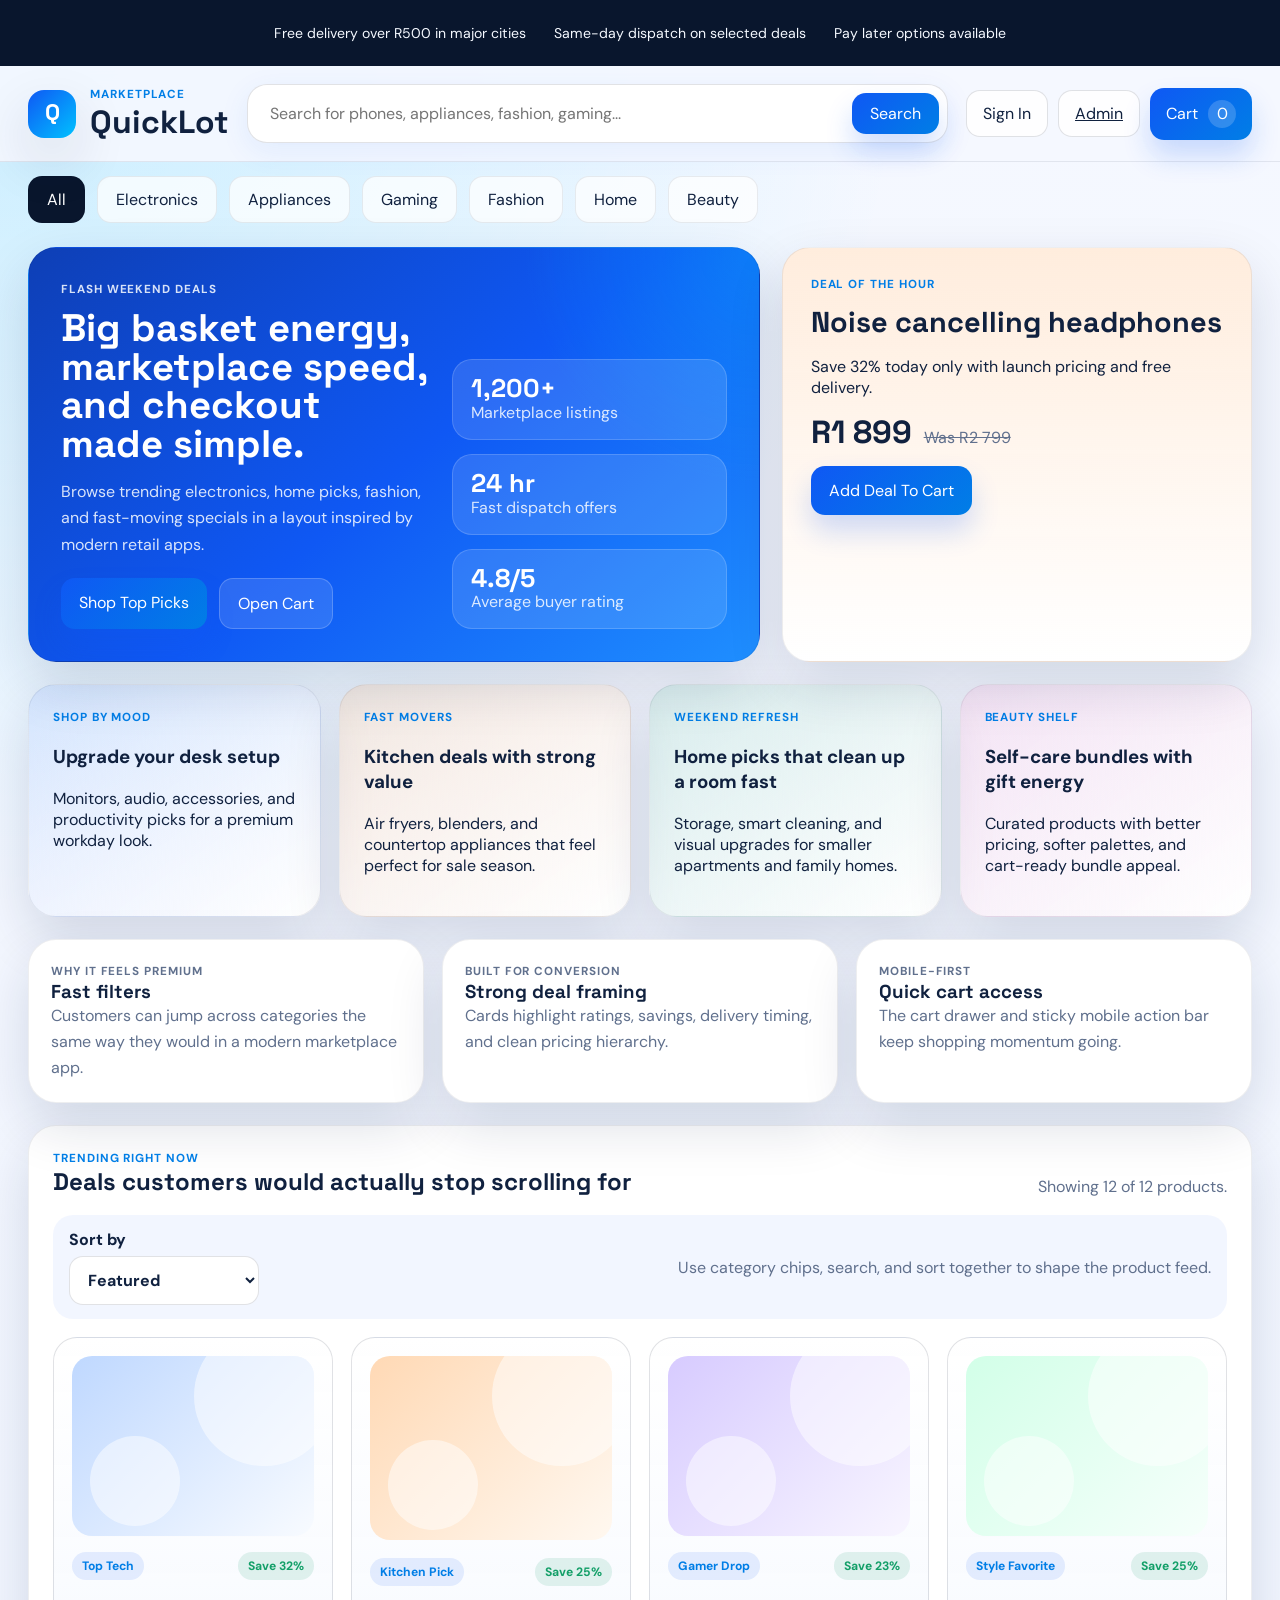
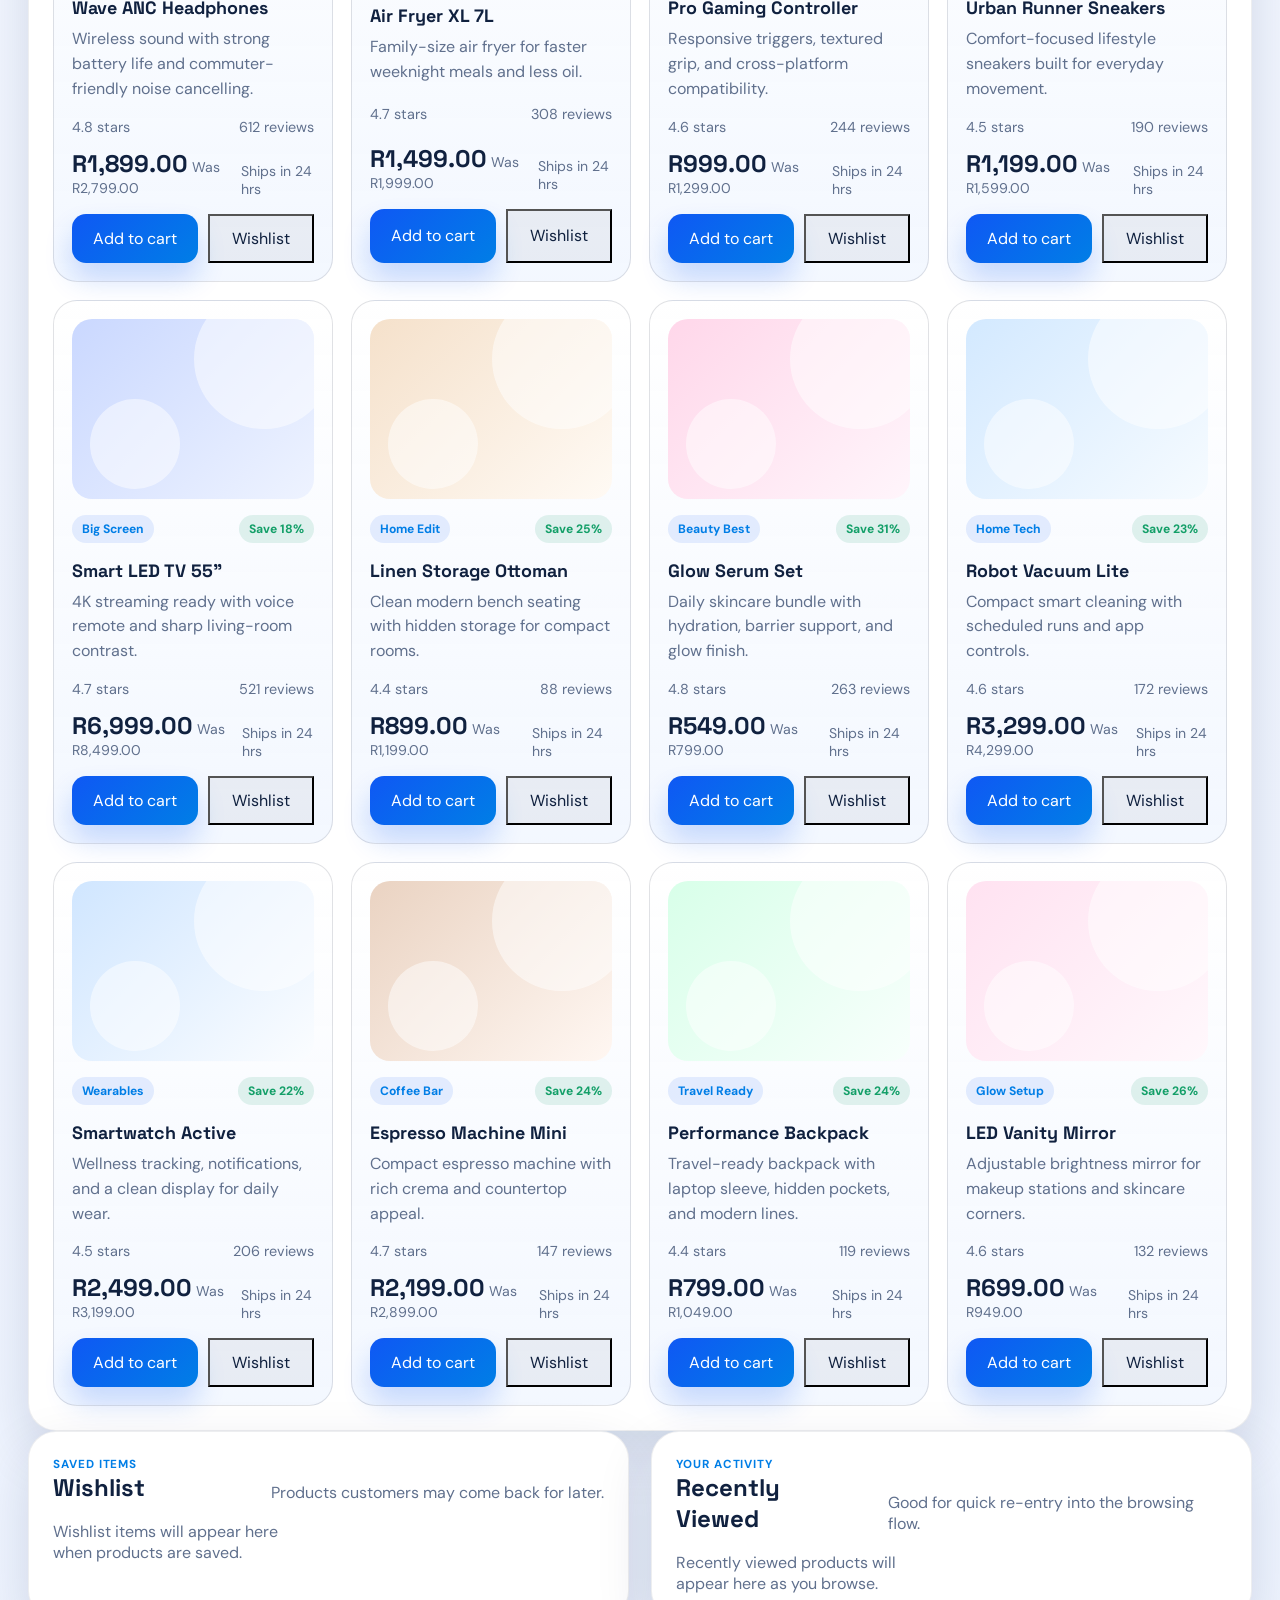
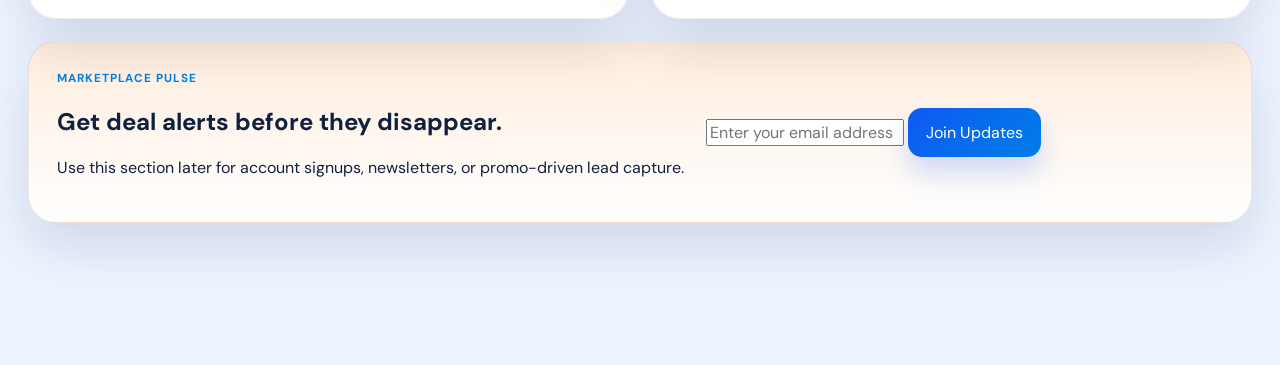
<file: index.html>
<!DOCTYPE html>
<html lang="en">
<head>
    <meta charset="UTF-8">
    <meta name="viewport" content="width=device-width, initial-scale=1.0">
    <title>QuickLot | Everyday Deals Delivered Fast</title>
    <meta name="description" content="QuickLot is a Takealot-inspired shopping experience with flash deals, trending products, saved items, and a responsive cart.">
    <link rel="preconnect" href="https://fonts.googleapis.com">
    <link rel="preconnect" href="https://fonts.gstatic.com" crossorigin>
    <link href="https://fonts.googleapis.com/css2?family=Space+Grotesk:wght@400;500;700&family=DM+Sans:wght@400;500;700&display=swap" rel="stylesheet">
    <link rel="stylesheet" href="css/styles.css?v=20260413g">
</head>
<body>
    <div class="top-strip">
        <p>Free delivery over R500 in major cities</p>
        <p>Same-day dispatch on selected deals</p>
        <p>Pay later options available</p>
    </div>

    <header class="site-header">
        <div class="brand-lockup">
            <div class="brand-mark">Q</div>
            <div>
                <p class="brand-eyebrow">Marketplace</p>
                <h1>QuickLot</h1>
            </div>
        </div>

        <form class="search-shell" id="searchForm">
            <input type="search" id="searchInput" placeholder="Search for phones, appliances, fashion, gaming...">
            <button type="submit">Search</button>
        </form>

        <div class="header-actions">
            <button class="ghost-button" type="button">Sign In</button>
            <a class="ghost-button ghost-button--link" href="admin.html">Admin</a>
            <button class="cart-button" id="cartToggle" type="button">
                Cart
                <span id="cartCount">0</span>
            </button>
        </div>
    </header>

    <nav class="category-bar" id="categoryBar">
        <button class="category-chip is-active" data-category="all" type="button">All</button>
        <button class="category-chip" data-category="electronics" type="button">Electronics</button>
        <button class="category-chip" data-category="appliances" type="button">Appliances</button>
        <button class="category-chip" data-category="gaming" type="button">Gaming</button>
        <button class="category-chip" data-category="fashion" type="button">Fashion</button>
        <button class="category-chip" data-category="home" type="button">Home</button>
        <button class="category-chip" data-category="beauty" type="button">Beauty</button>
    </nav>

    <main class="page-shell">
        <section class="hero-grid">
            <article class="hero-card hero-card--primary">
                <div class="hero-copy">
                    <p class="eyebrow">Flash Weekend Deals</p>
                    <h2>Big basket energy, marketplace speed, and checkout made simple.</h2>
                    <p>Browse trending electronics, home picks, fashion, and fast-moving specials in a layout inspired by modern retail apps.</p>
                    <div class="hero-actions">
                        <a class="primary-button" href="#products">Shop Top Picks</a>
                        <button class="secondary-button" id="heroCartButton" type="button">Open Cart</button>
                    </div>
                </div>
                <div class="hero-metrics">
                    <article>
                        <strong>1,200+</strong>
                        <span>Marketplace listings</span>
                    </article>
                    <article>
                        <strong>24 hr</strong>
                        <span>Fast dispatch offers</span>
                    </article>
                    <article>
                        <strong>4.8/5</strong>
                        <span>Average buyer rating</span>
                    </article>
                </div>
            </article>

            <article class="hero-card hero-card--deal">
                <p class="eyebrow">Deal Of The Hour</p>
                <h3>Noise cancelling headphones</h3>
                <p>Save 32% today only with launch pricing and free delivery.</p>
                <div class="price-line">
                    <strong>R1 899</strong>
                    <span>Was R2 799</span>
                </div>
                <button class="inline-buy" type="button" data-product-id="p1">Add Deal To Cart</button>
            </article>
        </section>

        <section class="spotlight-grid">
            <article class="spotlight-card spotlight-card--electric">
                <p class="eyebrow">Shop by mood</p>
                <h3>Upgrade your desk setup</h3>
                <p>Monitors, audio, accessories, and productivity picks for a premium workday look.</p>
            </article>
            <article class="spotlight-card spotlight-card--warm">
                <p class="eyebrow">Fast movers</p>
                <h3>Kitchen deals with strong value</h3>
                <p>Air fryers, blenders, and countertop appliances that feel perfect for sale season.</p>
            </article>
            <article class="spotlight-card spotlight-card--calm">
                <p class="eyebrow">Weekend refresh</p>
                <h3>Home picks that clean up a room fast</h3>
                <p>Storage, smart cleaning, and visual upgrades for smaller apartments and family homes.</p>
            </article>
            <article class="spotlight-card spotlight-card--rose">
                <p class="eyebrow">Beauty shelf</p>
                <h3>Self-care bundles with gift energy</h3>
                <p>Curated products with better pricing, softer palettes, and cart-ready bundle appeal.</p>
            </article>
        </section>

        <section class="feature-row">
            <article>
                <p class="eyebrow">Why it feels premium</p>
                <h3>Fast filters</h3>
                <p>Customers can jump across categories the same way they would in a modern marketplace app.</p>
            </article>
            <article>
                <p class="eyebrow">Built for conversion</p>
                <h3>Strong deal framing</h3>
                <p>Cards highlight ratings, savings, delivery timing, and clean pricing hierarchy.</p>
            </article>
            <article>
                <p class="eyebrow">Mobile-first</p>
                <h3>Quick cart access</h3>
                <p>The cart drawer and sticky mobile action bar keep shopping momentum going.</p>
            </article>
        </section>

        <section class="deals-panel" id="products">
            <div class="section-head">
                <div>
                    <p class="eyebrow">Trending Right Now</p>
                    <h2>Deals customers would actually stop scrolling for</h2>
                </div>
                <p id="resultsSummary">Showing all products.</p>
            </div>

            <div class="controls-row">
                <label class="sort-shell" for="sortSelect">
                    Sort by
                    <select id="sortSelect">
                        <option value="featured">Featured</option>
                        <option value="price_low">Price: Low to high</option>
                        <option value="price_high">Price: High to low</option>
                        <option value="rating">Highest rating</option>
                        <option value="saving">Biggest saving</option>
                    </select>
                </label>
                <p class="controls-copy">Use category chips, search, and sort together to shape the product feed.</p>
            </div>

            <div class="product-grid" id="productGrid"></div>
        </section>

        <section class="saved-shell">
            <article class="saved-panel">
                <div class="section-head section-head--compact">
                    <div>
                        <p class="eyebrow">Saved Items</p>
                        <h2>Wishlist</h2>
                    </div>
                    <p>Products customers may come back for later.</p>
                </div>
                <div class="saved-grid" id="wishlistGrid">
                    <p class="empty-cart">Wishlist items will appear here when products are saved.</p>
                </div>
            </article>

            <article class="saved-panel">
                <div class="section-head section-head--compact">
                    <div>
                        <p class="eyebrow">Your Activity</p>
                        <h2>Recently Viewed</h2>
                    </div>
                    <p>Good for quick re-entry into the browsing flow.</p>
                </div>
                <div class="saved-grid" id="recentGrid">
                    <p class="empty-cart">Recently viewed products will appear here as you browse.</p>
                </div>
            </article>
        </section>

        <section class="signup-banner">
            <div>
                <p class="eyebrow">Marketplace Pulse</p>
                <h2>Get deal alerts before they disappear.</h2>
                <p>Use this section later for account signups, newsletters, or promo-driven lead capture.</p>
            </div>
            <form class="signup-form">
                <input type="email" placeholder="Enter your email address">
                <button class="primary-button" type="button">Join Updates</button>
            </form>
        </section>
    </main>

    <aside class="cart-drawer is-hidden" id="cartDrawer" aria-hidden="true">
        <div class="cart-drawer__backdrop" id="cartBackdrop"></div>
        <div class="cart-drawer__panel">
            <div class="cart-drawer__header">
                <div>
                    <p class="eyebrow">Your Basket</p>
                    <h2>QuickLot Cart</h2>
                </div>
                <button class="drawer-close" id="cartClose" type="button">Close</button>
            </div>

            <div class="cart-list" id="cartList">
                <p class="empty-cart">Your cart is empty. Add a few deals to get started.</p>
            </div>

            <div class="cart-summary">
                <div class="shipping-progress">
                    <div class="shipping-progress__bar">
                        <span id="shippingFill"></span>
                    </div>
                    <p id="shippingMessage">Add products worth R500.00 to unlock free delivery.</p>
                </div>
                <div>
                    <span>Subtotal</span>
                    <strong id="cartSubtotal">R0.00</strong>
                </div>
                <div>
                    <span>Estimated delivery</span>
                    <strong id="cartDelivery">R75.00</strong>
                </div>
                <div>
                    <span>Total</span>
                    <strong id="cartTotal">R75.00</strong>
                </div>
                <button class="primary-button primary-button--wide" id="checkoutButton" type="button">Proceed To Checkout</button>
            </div>
        </div>
    </aside>

    <aside class="product-modal is-hidden" id="productModal" aria-hidden="true">
        <div class="product-modal__backdrop" id="productModalBackdrop"></div>
        <div class="product-modal__panel">
            <button class="product-modal__close" id="productModalClose" type="button">Close</button>
            <div class="product-modal__grid">
                <div class="product-modal__visual" id="productModalVisual"></div>
                <div class="product-modal__content">
                    <p class="eyebrow" id="productModalBadge">Quick View</p>
                    <h2 id="productModalTitle">Product title</h2>
                    <p class="product-modal__desc" id="productModalDescription">Product description</p>
                    <div class="product-modal__meta">
                        <span id="productModalRating">4.8 stars</span>
                        <span id="productModalReviews">210 reviews</span>
                        <span id="productModalShipping">Ships in 24 hrs</span>
                    </div>
                    <div class="product-modal__price">
                        <strong id="productModalPrice">R0.00</strong>
                        <span id="productModalOldPrice">Was R0.00</span>
                    </div>
                    <div class="product-modal__highlights" id="productModalHighlights"></div>
                    <div class="product-modal__actions">
                        <button class="inline-buy" id="productModalAdd" type="button">Add to cart</button>
                        <button class="quick-button" id="productModalSave" type="button">Wishlist</button>
                    </div>
                    <a class="product-modal__link" id="productModalDetails" href="product.html">Open full product page</a>
                </div>
            </div>
        </div>
    </aside>

    <div class="toast is-hidden" id="toast"></div>

    <div class="mobile-checkout-bar">
        <button type="button" id="mobileCartButton">View Cart</button>
        <strong id="mobileCartSummary">0 items</strong>
    </div>

    <script src="js/catalog.js?v=20260413g"></script>
    <script src="js/app.js?v=20260413g"></script>
</body>
</html>
</file>
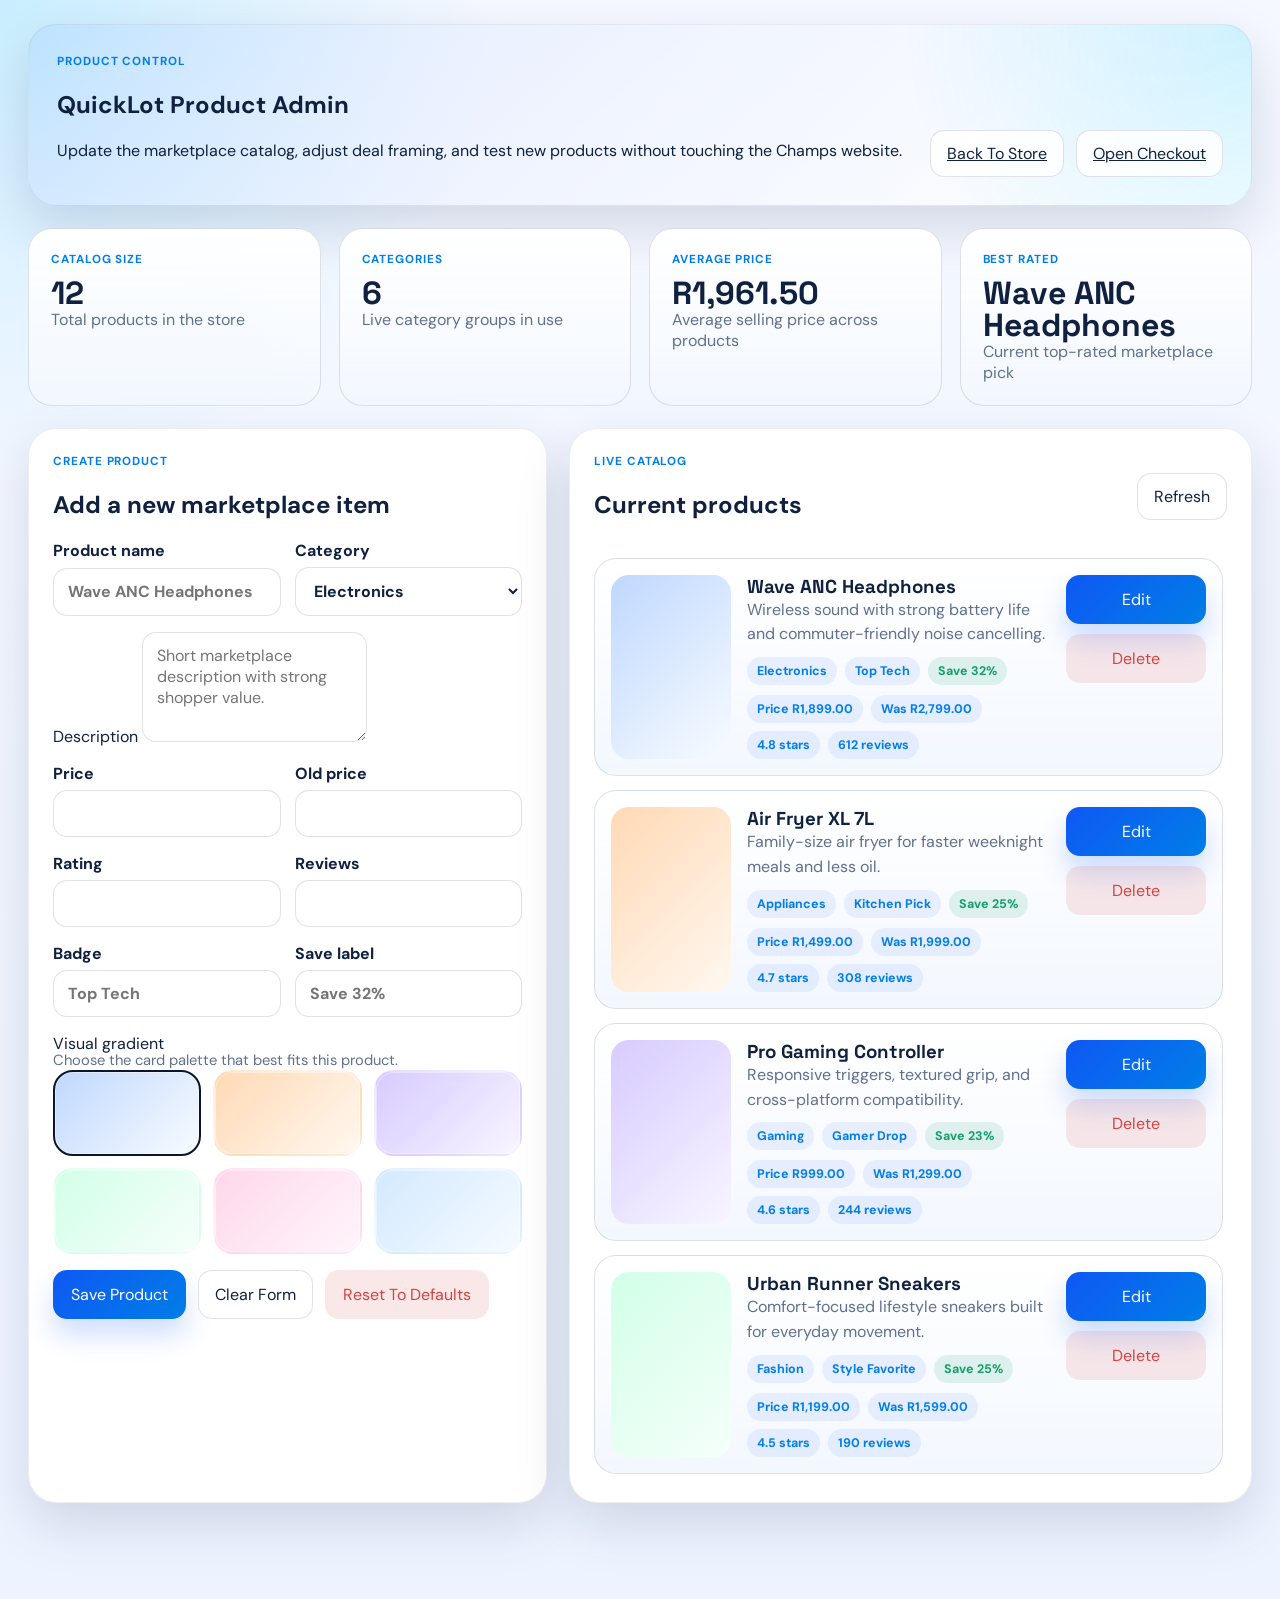
<file: admin.html>
<!DOCTYPE html>
<html lang="en">
<head>
    <meta charset="UTF-8">
    <meta name="viewport" content="width=device-width, initial-scale=1.0">
    <title>QuickLot Admin</title>
    <meta name="description" content="Manage QuickLot demo products, pricing, categories, and marketplace visuals from one admin page.">
    <link rel="preconnect" href="https://fonts.googleapis.com">
    <link rel="preconnect" href="https://fonts.gstatic.com" crossorigin>
    <link href="https://fonts.googleapis.com/css2?family=Space+Grotesk:wght@400;500;700&family=DM+Sans:wght@400;500;700&display=swap" rel="stylesheet">
    <link rel="stylesheet" href="css/styles.css?v=20260413g">
</head>
<body>
    <main class="admin-page">
        <section class="admin-hero">
            <div>
                <p class="eyebrow">Product Control</p>
                <h1>QuickLot Product Admin</h1>
                <p>Update the marketplace catalog, adjust deal framing, and test new products without touching the Champs website.</p>
            </div>
            <div class="admin-hero__actions">
                <a class="ghost-button" href="index.html">Back To Store</a>
                <a class="ghost-button" href="checkout.html">Open Checkout</a>
            </div>
        </section>

        <section class="admin-stats" id="adminStats">
            <article class="admin-stat">
                <p class="eyebrow">Catalog Size</p>
                <strong id="statProducts">0</strong>
                <span>Total products in the store</span>
            </article>
            <article class="admin-stat">
                <p class="eyebrow">Categories</p>
                <strong id="statCategories">0</strong>
                <span>Live category groups in use</span>
            </article>
            <article class="admin-stat">
                <p class="eyebrow">Average Price</p>
                <strong id="statAveragePrice">R0.00</strong>
                <span>Average selling price across products</span>
            </article>
            <article class="admin-stat">
                <p class="eyebrow">Best Rated</p>
                <strong id="statTopRated">-</strong>
                <span>Current top-rated marketplace pick</span>
            </article>
        </section>

        <section class="admin-grid">
            <article class="admin-card">
                <p class="eyebrow" id="formEyebrow">Create Product</p>
                <h2 id="formHeading">Add a new marketplace item</h2>
                <p class="status-banner is-hidden" id="adminStatus"></p>
                <form class="admin-form" id="productForm">
                    <input type="hidden" id="productId">

                    <div class="form-grid">
                        <label>
                            Product name
                            <input type="text" id="productName" required placeholder="Wave ANC Headphones">
                        </label>
                        <label>
                            Category
                            <select id="productCategory" required>
                                <option value="electronics">Electronics</option>
                                <option value="appliances">Appliances</option>
                                <option value="gaming">Gaming</option>
                                <option value="fashion">Fashion</option>
                                <option value="home">Home</option>
                                <option value="beauty">Beauty</option>
                            </select>
                        </label>
                    </div>

                    <label>
                        Description
                        <textarea id="productDescription" rows="4" required placeholder="Short marketplace description with strong shopper value."></textarea>
                    </label>

                    <div class="form-grid">
                        <label>
                            Price
                            <input type="number" id="productPrice" min="0" step="0.01" required>
                        </label>
                        <label>
                            Old price
                            <input type="number" id="productOldPrice" min="0" step="0.01" required>
                        </label>
                    </div>

                    <div class="form-grid">
                        <label>
                            Rating
                            <input type="number" id="productRating" min="0" max="5" step="0.1" required>
                        </label>
                        <label>
                            Reviews
                            <input type="number" id="productReviews" min="0" step="1" required>
                        </label>
                    </div>

                    <div class="form-grid">
                        <label>
                            Badge
                            <input type="text" id="productBadge" required placeholder="Top Tech">
                        </label>
                        <label>
                            Save label
                            <input type="text" id="productSave" required placeholder="Save 32%">
                        </label>
                    </div>

                    <div>
                        <label>Visual gradient</label>
                        <p class="admin-help">Choose the card palette that best fits this product.</p>
                        <div class="gradient-grid" id="gradientGrid">
                            <label class="gradient-option">
                                <input type="radio" name="productGradient" value="linear-gradient(135deg, #bfd8ff, #f8fbff)" checked>
                                <span style="--admin-gradient: linear-gradient(135deg, #bfd8ff, #f8fbff);"></span>
                            </label>
                            <label class="gradient-option">
                                <input type="radio" name="productGradient" value="linear-gradient(135deg, #ffd9b5, #fff8f0)">
                                <span style="--admin-gradient: linear-gradient(135deg, #ffd9b5, #fff8f0);"></span>
                            </label>
                            <label class="gradient-option">
                                <input type="radio" name="productGradient" value="linear-gradient(135deg, #d7cbff, #f8f5ff)">
                                <span style="--admin-gradient: linear-gradient(135deg, #d7cbff, #f8f5ff);"></span>
                            </label>
                            <label class="gradient-option">
                                <input type="radio" name="productGradient" value="linear-gradient(135deg, #d2ffe8, #f6fffb)">
                                <span style="--admin-gradient: linear-gradient(135deg, #d2ffe8, #f6fffb);"></span>
                            </label>
                            <label class="gradient-option">
                                <input type="radio" name="productGradient" value="linear-gradient(135deg, #ffd7ea, #fff5fb)">
                                <span style="--admin-gradient: linear-gradient(135deg, #ffd7ea, #fff5fb);"></span>
                            </label>
                            <label class="gradient-option">
                                <input type="radio" name="productGradient" value="linear-gradient(135deg, #d3e9ff, #f6fbff)">
                                <span style="--admin-gradient: linear-gradient(135deg, #d3e9ff, #f6fbff);"></span>
                            </label>
                        </div>
                    </div>

                    <div class="admin-actions">
                        <button class="primary-button" type="submit" id="saveProductButton">Save Product</button>
                        <button class="ghost-button" type="button" id="clearFormButton">Clear Form</button>
                        <button class="danger-button" type="button" id="resetCatalogButton">Reset To Defaults</button>
                    </div>
                </form>
            </article>

            <article class="admin-card">
                <div class="admin-toolbar">
                    <div>
                        <p class="eyebrow">Live Catalog</p>
                        <h2>Current products</h2>
                    </div>
                    <div class="admin-toolbar__actions">
                        <button class="ghost-button" type="button" id="refreshCatalogButton">Refresh</button>
                    </div>
                </div>
                <div class="admin-list" id="adminList"></div>
            </article>
        </section>
    </main>

    <script src="js/catalog.js?v=20260413g"></script>
    <script src="js/admin.js?v=20260413g"></script>
</body>
</html>
</file>
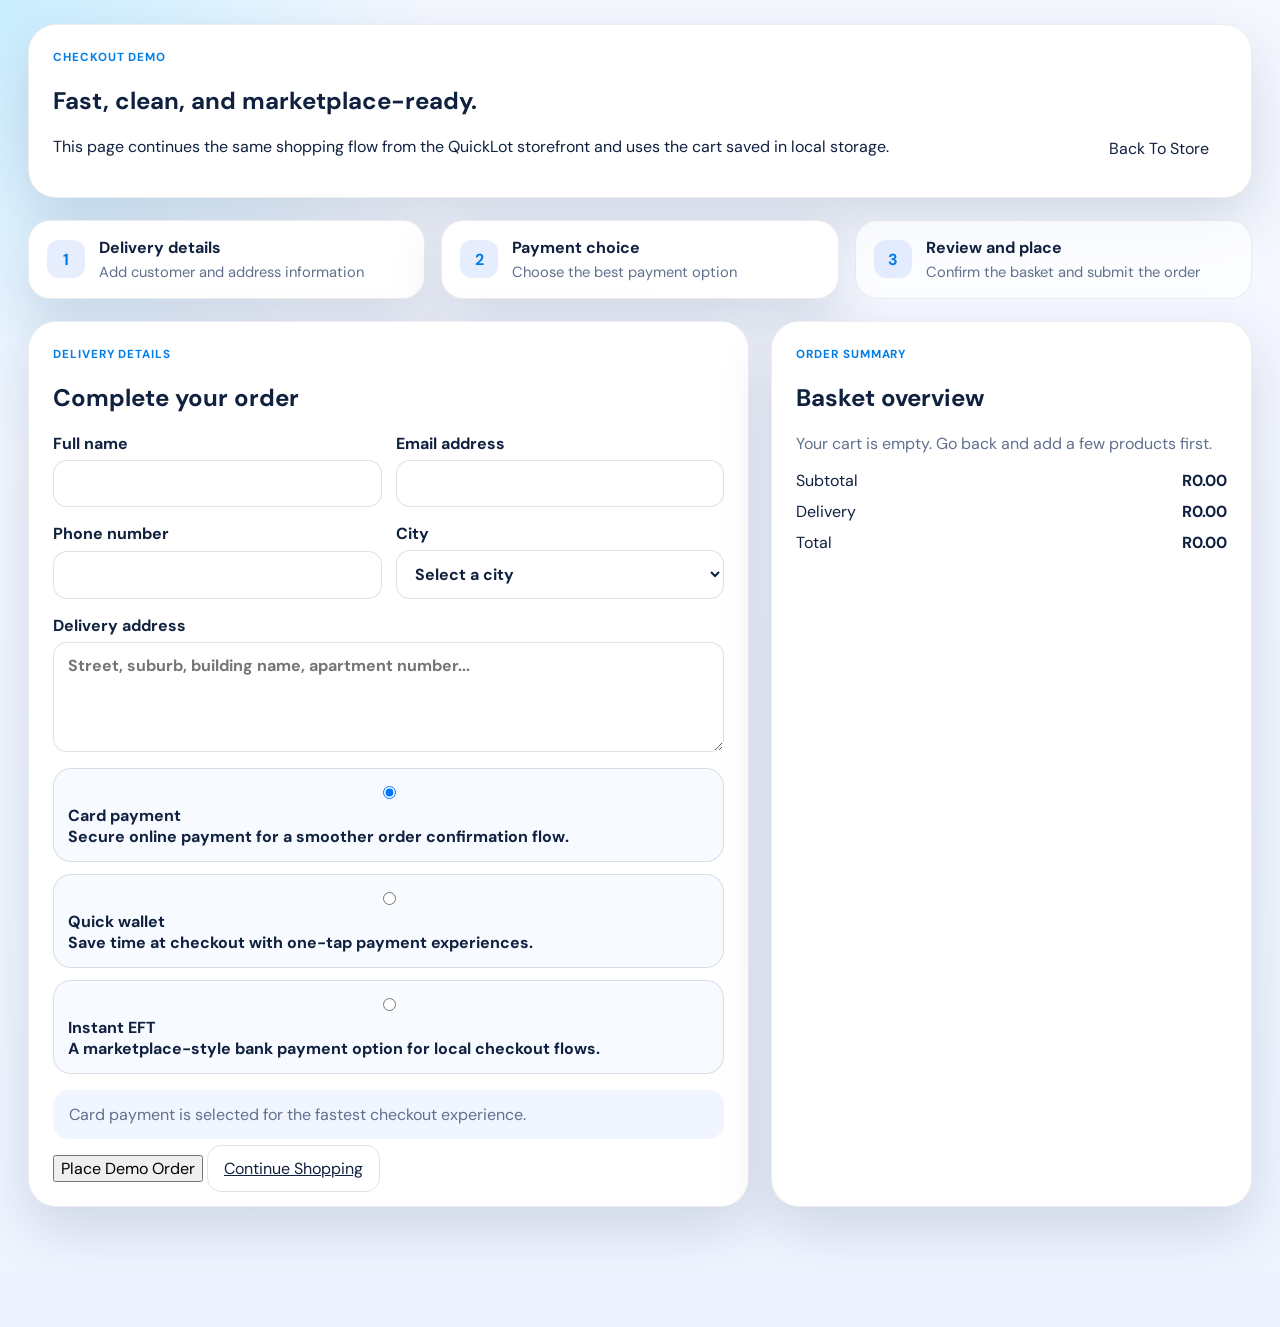
<file: checkout.html>
<!DOCTYPE html>
<html lang="en">
<head>
    <meta charset="UTF-8">
    <meta name="viewport" content="width=device-width, initial-scale=1.0">
    <title>QuickLot Checkout</title>
    <link rel="preconnect" href="https://fonts.googleapis.com">
    <link rel="preconnect" href="https://fonts.gstatic.com" crossorigin>
    <link href="https://fonts.googleapis.com/css2?family=Space+Grotesk:wght@400;500;700&family=DM+Sans:wght@400;500;700&display=swap" rel="stylesheet">
    <link rel="stylesheet" href="css/styles.css?v=20260413g">
</head>
<body>
    <main class="checkout-page">
        <section class="checkout-hero">
            <div>
                <p class="eyebrow">Checkout Demo</p>
                <h1>Fast, clean, and marketplace-ready.</h1>
                <p>This page continues the same shopping flow from the QuickLot storefront and uses the cart saved in local storage.</p>
            </div>
            <a class="back-link" href="index.html">Back To Store</a>
        </section>

        <section class="checkout-steps">
            <article class="checkout-step is-active">
                <span>1</span>
                <div>
                    <strong>Delivery details</strong>
                    <p>Add customer and address information</p>
                </div>
            </article>
            <article class="checkout-step" id="paymentStep">
                <span>2</span>
                <div>
                    <strong>Payment choice</strong>
                    <p>Choose the best payment option</p>
                </div>
            </article>
            <article class="checkout-step" id="reviewStep">
                <span>3</span>
                <div>
                    <strong>Review and place</strong>
                    <p>Confirm the basket and submit the order</p>
                </div>
            </article>
        </section>

        <section class="checkout-layout">
            <article class="checkout-card">
                <p class="eyebrow">Delivery Details</p>
                <h2>Complete your order</h2>
                <form id="checkoutForm">
                    <div class="form-grid">
                        <label>
                            Full name
                            <input type="text" id="customerName" required>
                        </label>
                        <label>
                            Email address
                            <input type="email" id="customerEmail" required>
                        </label>
                    </div>

                    <div class="form-grid">
                        <label>
                            Phone number
                            <input type="tel" id="customerPhone" required>
                        </label>
                        <label>
                            City
                            <select id="customerCity" required>
                                <option value="">Select a city</option>
                                <option>Johannesburg</option>
                                <option>Cape Town</option>
                                <option>Durban</option>
                                <option>Pretoria</option>
                            </select>
                        </label>
                    </div>

                    <label>
                        Delivery address
                        <textarea id="customerAddress" rows="4" required placeholder="Street, suburb, building name, apartment number..."></textarea>
                    </label>

                    <div class="payment-choices">
                        <label class="payment-choice">
                            <input type="radio" name="paymentMethod" value="card" checked>
                            <span>
                                <strong>Card payment</strong><br>
                                Secure online payment for a smoother order confirmation flow.
                            </span>
                        </label>
                        <label class="payment-choice">
                            <input type="radio" name="paymentMethod" value="wallet">
                            <span>
                                <strong>Quick wallet</strong><br>
                                Save time at checkout with one-tap payment experiences.
                            </span>
                        </label>
                        <label class="payment-choice">
                            <input type="radio" name="paymentMethod" value="eft">
                            <span>
                                <strong>Instant EFT</strong><br>
                                A marketplace-style bank payment option for local checkout flows.
                            </span>
                        </label>
                    </div>

                    <div class="checkout-note" id="paymentNote">
                        Card payment is selected for the fastest checkout experience.
                    </div>

                    <div class="checkout-actions">
                        <button type="submit">Place Demo Order</button>
                        <a class="ghost-button" href="index.html">Continue Shopping</a>
                    </div>
                </form>

                <div class="success-card is-hidden" id="successCard">
                    <p class="eyebrow">Order placed</p>
                    <h3>Demo order confirmed.</h3>
                    <p id="successMessage">Your order was placed successfully.</p>
                </div>
            </article>

            <aside class="summary-card">
                <p class="eyebrow">Order Summary</p>
                <h2>Basket overview</h2>
                <div class="summary-list" id="summaryList">
                    <p class="empty-cart">Your cart is empty. Go back and add a few products first.</p>
                </div>
                <div class="summary-totals">
                    <div>
                        <span>Subtotal</span>
                        <strong id="summarySubtotal">R0.00</strong>
                    </div>
                    <div>
                        <span>Delivery</span>
                        <strong id="summaryDelivery">R75.00</strong>
                    </div>
                    <div>
                        <span>Total</span>
                        <strong id="summaryTotal">R75.00</strong>
                    </div>
                </div>
            </aside>
        </section>
    </main>

    <script src="js/checkout.js?v=20260413g"></script>
</body>
</html>
</file>
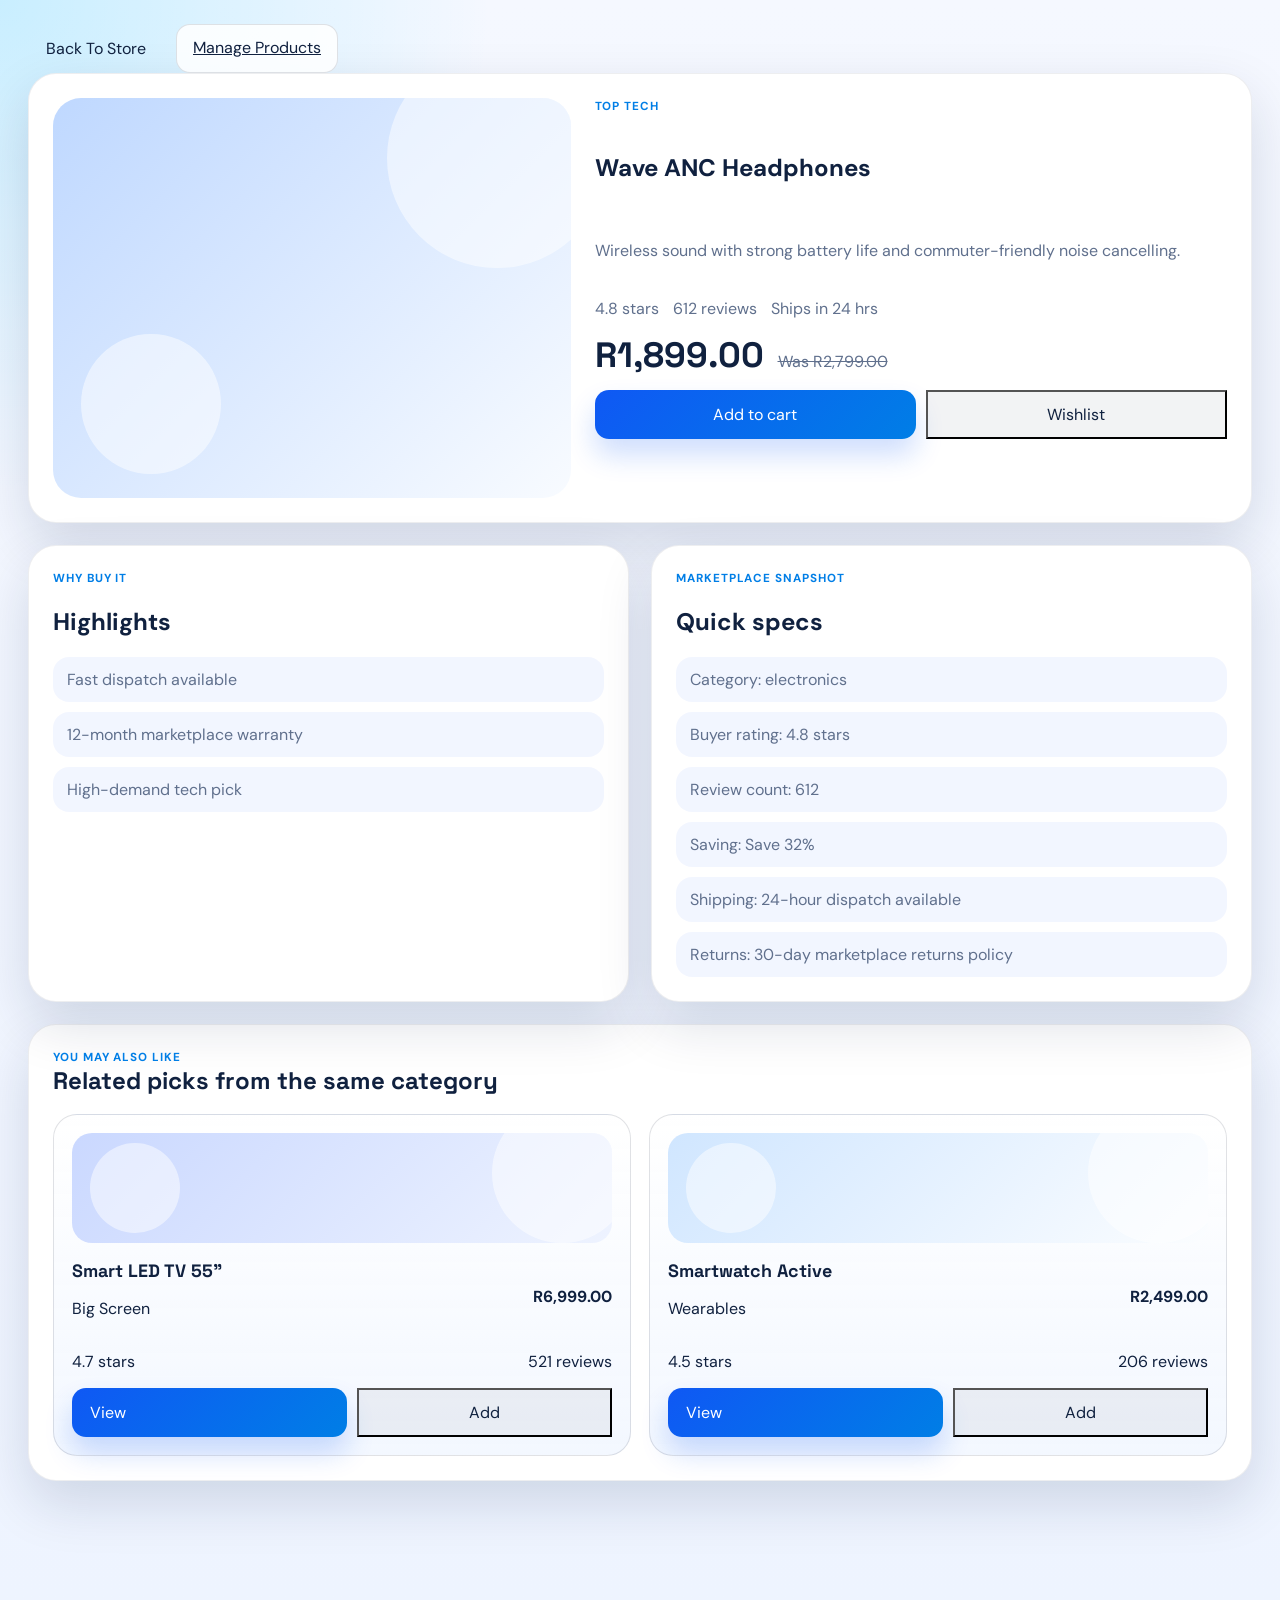
<file: product.html>
<!DOCTYPE html>
<html lang="en">
<head>
    <meta charset="UTF-8">
    <meta name="viewport" content="width=device-width, initial-scale=1.0">
    <title>QuickLot Product</title>
    <link rel="preconnect" href="https://fonts.googleapis.com">
    <link rel="preconnect" href="https://fonts.gstatic.com" crossorigin>
    <link href="https://fonts.googleapis.com/css2?family=Space+Grotesk:wght@400;500;700&family=DM+Sans:wght@400;500;700&display=swap" rel="stylesheet">
    <link rel="stylesheet" href="css/styles.css?v=20260413g">
</head>
<body>
    <main class="product-page">
        <section class="product-page__hero">
            <div class="admin-hero__actions">
                <a class="back-link" href="index.html">Back To Store</a>
                <a class="ghost-button" href="admin.html">Manage Products</a>
            </div>
            <div class="product-page__layout">
                <div class="product-page__visual" id="productHeroVisual"></div>
                <div class="product-page__content">
                    <p class="eyebrow" id="productHeroBadge">Top Pick</p>
                    <h1 id="productHeroTitle">Product Title</h1>
                    <p class="product-page__desc" id="productHeroDescription">Product description goes here.</p>
                    <div class="product-page__meta">
                        <span id="productHeroRating">4.8 stars</span>
                        <span id="productHeroReviews">210 reviews</span>
                        <span id="productHeroShipping">Ships in 24 hrs</span>
                    </div>
                    <div class="product-page__price">
                        <strong id="productHeroPrice">R0.00</strong>
                        <span id="productHeroOldPrice">Was R0.00</span>
                    </div>
                    <div class="product-page__cta">
                        <button class="primary-button" id="productHeroAdd" type="button">Add to cart</button>
                        <button class="quick-button" id="productHeroSave" type="button">Wishlist</button>
                    </div>
                </div>
            </div>
        </section>

        <section class="product-page__details">
            <article class="product-detail-card">
                <p class="eyebrow">Why Buy It</p>
                <h2>Highlights</h2>
                <div class="detail-list" id="productHighlights"></div>
            </article>
            <article class="product-detail-card">
                <p class="eyebrow">Marketplace Snapshot</p>
                <h2>Quick specs</h2>
                <div class="detail-list" id="productSpecs"></div>
            </article>
        </section>

        <section class="product-page__related">
            <div class="section-head">
                <div>
                    <p class="eyebrow">You may also like</p>
                    <h2>Related picks from the same category</h2>
                </div>
            </div>
            <div class="saved-grid" id="relatedProducts"></div>
        </section>
    </main>

    <div class="toast is-hidden" id="toast"></div>

    <script src="js/catalog.js?v=20260413g"></script>
    <script src="js/product.js?v=20260413g"></script>
</body>
</html>
</file>
<file: css/styles.css>
:root {
    --bg: #eef4ff;
    --surface: #ffffff;
    --surface-strong: #0f58f4;
    --surface-dark: #09162d;
    --line: rgba(9, 22, 45, 0.12);
    --text: #10213f;
    --muted: #60708d;
    --accent: #00c2ff;
    --accent-deep: #007ee6;
    --success: #139f68;
    --warning: #ff8d2c;
    --rose: #f454a8;
    --danger: #d64141;
    --shadow: 0 22px 55px rgba(10, 31, 74, 0.14);
}

* {
    box-sizing: border-box;
}

html {
    scroll-behavior: smooth;
}

body {
    margin: 0;
    font-family: "DM Sans", sans-serif;
    color: var(--text);
    background:
        radial-gradient(circle at top left, rgba(0, 194, 255, 0.18), transparent 24%),
        linear-gradient(180deg, #f5f8ff 0%, #eef4ff 100%);
}

body.no-scroll {
    overflow: hidden;
}

button,
input {
    font: inherit;
}

.top-strip {
    display: flex;
    justify-content: center;
    gap: 28px;
    padding: 10px 18px;
    background: var(--surface-dark);
    color: #f5f9ff;
    font-size: 0.88rem;
}

.site-header {
    position: sticky;
    top: 0;
    z-index: 30;
    display: grid;
    grid-template-columns: auto minmax(280px, 1fr) auto;
    gap: 18px;
    align-items: center;
    padding: 18px 28px;
    background: rgba(245, 248, 255, 0.92);
    backdrop-filter: blur(18px);
    border-bottom: 1px solid rgba(9, 22, 45, 0.08);
}

.brand-lockup {
    display: flex;
    align-items: center;
    gap: 14px;
}

.brand-mark {
    width: 48px;
    height: 48px;
    display: grid;
    place-items: center;
    border-radius: 16px;
    background: linear-gradient(135deg, var(--surface-strong), var(--accent));
    color: white;
    font: 700 1.4rem/1 "Space Grotesk", sans-serif;
    box-shadow: var(--shadow);
}

.brand-eyebrow,
.eyebrow {
    margin: 0;
    text-transform: uppercase;
    letter-spacing: 0.08em;
    font-size: 0.73rem;
    font-weight: 700;
    color: var(--accent-deep);
}

.brand-lockup h1,
.section-head h2,
.hero-copy h2,
.hero-card--deal h3,
.feature-row h3,
.cart-drawer__header h2 {
    margin: 0;
    font-family: "Space Grotesk", sans-serif;
}

.search-shell {
    display: grid;
    grid-template-columns: 1fr auto;
    gap: 10px;
    padding: 8px;
    background: var(--surface);
    border: 1px solid var(--line);
    border-radius: 20px;
    box-shadow: 0 8px 30px rgba(15, 88, 244, 0.08);
}

.search-shell input {
    border: 0;
    outline: none;
    background: transparent;
    padding: 10px 14px;
}

.search-shell button,
.cart-button,
.ghost-button,
.category-chip,
.primary-button,
.secondary-button,
.inline-buy,
.drawer-close,
.mobile-checkout-bar button {
    border: 0;
    border-radius: 14px;
    cursor: pointer;
    transition: transform 0.2s ease, box-shadow 0.2s ease, background 0.2s ease;
}

.search-shell button,
.cart-button,
.primary-button,
.inline-buy,
.mobile-checkout-bar button {
    background: linear-gradient(135deg, var(--surface-strong), var(--accent-deep));
    color: white;
    box-shadow: 0 16px 28px rgba(15, 88, 244, 0.2);
}

.search-shell button:hover,
.cart-button:hover,
.primary-button:hover,
.secondary-button:hover,
.inline-buy:hover,
.category-chip:hover,
.ghost-button:hover,
.drawer-close:hover,
.mobile-checkout-bar button:hover {
    transform: translateY(-1px);
}

.search-shell button {
    padding: 0 18px;
}

.header-actions {
    display: flex;
    gap: 10px;
    align-items: center;
}

.ghost-button {
    background: rgba(255, 255, 255, 0.85);
    color: var(--text);
    border: 1px solid var(--line);
    padding: 12px 16px;
}

.cart-button {
    display: inline-flex;
    align-items: center;
    gap: 10px;
    padding: 12px 16px;
}

.cart-button span {
    display: inline-grid;
    place-items: center;
    min-width: 28px;
    height: 28px;
    padding: 0 8px;
    border-radius: 999px;
    background: rgba(255, 255, 255, 0.18);
}

.category-bar {
    display: flex;
    gap: 12px;
    padding: 14px 28px 0;
    overflow-x: auto;
}

.category-chip {
    background: rgba(255, 255, 255, 0.72);
    color: var(--text);
    border: 1px solid rgba(9, 22, 45, 0.08);
    padding: 12px 18px;
    white-space: nowrap;
}

.category-chip.is-active {
    background: var(--surface-dark);
    color: white;
}

.page-shell {
    padding: 24px 28px 120px;
}

.hero-grid {
    display: grid;
    grid-template-columns: 1.4fr 0.9fr;
    gap: 22px;
    margin-bottom: 22px;
}

.hero-card,
.feature-row article,
.deals-panel,
.cart-drawer__panel {
    background: var(--surface);
    border: 1px solid rgba(9, 22, 45, 0.07);
    border-radius: 28px;
    box-shadow: var(--shadow);
}

.hero-card {
    position: relative;
    overflow: hidden;
}

.hero-card--primary {
    padding: 32px;
    display: grid;
    grid-template-columns: 1.2fr 0.9fr;
    gap: 24px;
    background:
        radial-gradient(circle at top right, rgba(0, 194, 255, 0.28), transparent 28%),
        linear-gradient(140deg, #0e3fb6 0%, #0f58f4 52%, #1f8fff 100%);
    color: white;
}

.hero-card--primary .eyebrow,
.hero-card--primary .hero-copy p,
.hero-card--primary .hero-metrics span {
    color: rgba(244, 248, 255, 0.88);
}

.hero-copy h2 {
    font-size: clamp(2rem, 3vw, 3.2rem);
    line-height: 1;
    margin: 10px 0 16px;
}

.hero-copy p {
    max-width: 56ch;
    line-height: 1.65;
}

.hero-actions {
    display: flex;
    gap: 12px;
    margin-top: 20px;
}

.primary-button,
.secondary-button,
.inline-buy,
.drawer-close,
.mobile-checkout-bar button {
    padding: 14px 18px;
    text-decoration: none;
}

.secondary-button {
    background: rgba(255, 255, 255, 0.12);
    color: white;
    border: 1px solid rgba(255, 255, 255, 0.2);
}

.hero-metrics {
    display: grid;
    gap: 14px;
    align-content: end;
}

.hero-metrics article {
    padding: 16px 18px;
    border-radius: 20px;
    background: rgba(255, 255, 255, 0.12);
    border: 1px solid rgba(255, 255, 255, 0.16);
}

.hero-metrics strong {
    display: block;
    font: 700 1.6rem/1 "Space Grotesk", sans-serif;
}

.hero-card--deal {
    padding: 28px;
    background:
        linear-gradient(180deg, rgba(255, 141, 44, 0.16), rgba(255, 255, 255, 0.98)),
        var(--surface);
}

.hero-card--deal h3 {
    font-size: 1.8rem;
    margin: 12px 0;
}

.price-line {
    display: flex;
    align-items: baseline;
    gap: 12px;
    margin: 18px 0;
}

.price-line strong {
    font: 700 2rem/1 "Space Grotesk", sans-serif;
}

.price-line span {
    color: var(--muted);
    text-decoration: line-through;
}

.feature-row {
    display: grid;
    grid-template-columns: repeat(3, minmax(0, 1fr));
    gap: 18px;
    margin-bottom: 22px;
}

.feature-row article {
    padding: 22px;
}

.feature-row p {
    margin: 0;
    line-height: 1.6;
    color: var(--muted);
}

.deals-panel {
    padding: 24px;
}

.section-head {
    display: flex;
    justify-content: space-between;
    gap: 20px;
    align-items: end;
    margin-bottom: 18px;
}

.section-head p:last-child {
    margin: 0;
    color: var(--muted);
}

.product-grid {
    display: grid;
    grid-template-columns: repeat(4, minmax(0, 1fr));
    gap: 18px;
}

.product-card {
    display: grid;
    gap: 16px;
    padding: 18px;
    border: 1px solid var(--line);
    border-radius: 24px;
    background: linear-gradient(180deg, rgba(255, 255, 255, 0.98), rgba(242, 247, 255, 0.92));
}

.product-card__visual {
    min-height: 180px;
    border-radius: 20px;
    background: var(--card-gradient, linear-gradient(135deg, #cfe0ff, #f7fbff));
    position: relative;
    overflow: hidden;
}

.product-card__visual::after,
.product-card__visual::before {
    content: "";
    position: absolute;
    border-radius: 999px;
    background: rgba(255, 255, 255, 0.5);
}

.product-card__visual::before {
    width: 140px;
    height: 140px;
    right: -20px;
    top: -30px;
}

.product-card__visual::after {
    width: 90px;
    height: 90px;
    left: 18px;
    bottom: 10px;
}

.product-card__badge-row {
    display: flex;
    justify-content: space-between;
    gap: 10px;
    align-items: center;
}

.product-badge,
.save-badge {
    display: inline-flex;
    align-items: center;
    padding: 6px 10px;
    border-radius: 999px;
    font-size: 0.76rem;
    font-weight: 700;
}

.product-badge {
    background: rgba(15, 88, 244, 0.1);
    color: var(--accent-deep);
}

.save-badge {
    background: rgba(19, 159, 104, 0.12);
    color: var(--success);
}

.product-card h3 {
    margin: 0 0 8px;
    font-family: "Space Grotesk", sans-serif;
    font-size: 1.12rem;
}

.product-card p {
    margin: 0;
    color: var(--muted);
    line-height: 1.55;
}

.rating-row {
    display: flex;
    justify-content: space-between;
    color: var(--muted);
    font-size: 0.9rem;
}

.price-row {
    display: flex;
    justify-content: space-between;
    align-items: end;
}

.price-row strong {
    font: 700 1.5rem/1 "Space Grotesk", sans-serif;
}

.price-row span {
    color: var(--muted);
    font-size: 0.88rem;
}

.buy-row {
    display: flex;
    gap: 10px;
}

.buy-row button {
    flex: 1;
}

.quick-button {
    background: rgba(9, 22, 45, 0.05);
    color: var(--text);
}

.quick-button.is-active {
    background: rgba(244, 84, 168, 0.12);
    color: var(--rose);
    border-color: rgba(244, 84, 168, 0.22);
}

.cart-drawer {
    position: fixed;
    inset: 0;
    z-index: 60;
}

.cart-drawer.is-hidden {
    display: none;
}

.cart-drawer__backdrop {
    position: absolute;
    inset: 0;
    background: rgba(6, 16, 34, 0.48);
}

.cart-drawer__panel {
    position: absolute;
    top: 0;
    right: 0;
    width: min(420px, 100%);
    height: 100%;
    display: grid;
    grid-template-rows: auto 1fr auto;
    border-radius: 0;
}

.cart-drawer__header,
.cart-summary {
    padding: 22px;
    border-bottom: 1px solid var(--line);
}

.cart-summary {
    border-bottom: 0;
    border-top: 1px solid var(--line);
    display: grid;
    gap: 12px;
}

.cart-summary div {
    display: flex;
    justify-content: space-between;
    align-items: center;
}

.cart-list {
    padding: 18px 22px;
    overflow-y: auto;
    display: grid;
    gap: 12px;
}

.cart-item {
    display: grid;
    gap: 10px;
    padding: 16px;
    border-radius: 20px;
    background: #f6f9ff;
    border: 1px solid rgba(9, 22, 45, 0.08);
}

.cart-item__top,
.cart-item__bottom {
    display: flex;
    justify-content: space-between;
    gap: 12px;
    align-items: center;
}

.qty-controls {
    display: inline-flex;
    align-items: center;
    gap: 8px;
}

.qty-controls button {
    width: 32px;
    height: 32px;
    border-radius: 10px;
    border: 0;
    background: rgba(15, 88, 244, 0.12);
    color: var(--accent-deep);
    cursor: pointer;
}

.empty-cart {
    margin: 0;
    color: var(--muted);
}

.drawer-close {
    background: rgba(9, 22, 45, 0.06);
    color: var(--text);
}

.primary-button--wide {
    width: 100%;
    justify-content: center;
}

.mobile-checkout-bar {
    display: none;
}

@media (max-width: 1100px) {
    .hero-grid,
    .feature-row,
    .product-grid {
        grid-template-columns: repeat(2, minmax(0, 1fr));
    }

    .hero-card--primary {
        grid-template-columns: 1fr;
    }
}

@media (max-width: 760px) {
    .top-strip {
        display: none;
    }

    .site-header {
        grid-template-columns: 1fr;
        padding: 16px;
    }

    .header-actions {
        justify-content: space-between;
    }

    .category-bar {
        padding: 12px 16px 0;
        position: sticky;
        top: 162px;
        z-index: 20;
        background: rgba(238, 244, 255, 0.94);
        backdrop-filter: blur(16px);
    }

    .page-shell {
        padding: 16px 16px 110px;
    }

    .hero-grid,
    .feature-row,
    .product-grid {
        grid-template-columns: 1fr;
    }

    .hero-card--primary,
    .hero-card--deal,
    .feature-row article,
    .deals-panel {
        padding: 20px;
    }

    .section-head {
        flex-direction: column;
        align-items: start;
    }

    .cart-button {
        display: none;
    }

    .mobile-checkout-bar {
        position: fixed;
        left: 12px;
        right: 12px;
        bottom: 12px;
        z-index: 40;
        display: flex;
        justify-content: space-between;
        align-items: center;
        gap: 12px;
        padding: 12px 14px;
        border-radius: 20px;
        background: rgba(9, 22, 45, 0.95);
        color: white;
        box-shadow: var(--shadow);
    }
}

a {
    color: inherit;
}

select,
textarea {
    font: inherit;
}

.spotlight-grid {
    display: grid;
    grid-template-columns: repeat(4, minmax(0, 1fr));
    gap: 18px;
    margin-bottom: 22px;
}

.spotlight-card,
.saved-panel,
.signup-banner,
.checkout-card,
.summary-card,
.success-card,
.checkout-hero {
    background: var(--surface);
    border: 1px solid rgba(9, 22, 45, 0.07);
    border-radius: 28px;
    box-shadow: var(--shadow);
}

.spotlight-card,
.saved-panel,
.checkout-card,
.summary-card,
.success-card,
.checkout-hero {
    padding: 24px;
}

.spotlight-card--electric {
    background: linear-gradient(145deg, rgba(15, 88, 244, 0.1), rgba(255, 255, 255, 0.96));
}

.spotlight-card--warm {
    background: linear-gradient(145deg, rgba(255, 141, 44, 0.14), rgba(255, 255, 255, 0.96));
}

.spotlight-card--calm {
    background: linear-gradient(145deg, rgba(19, 159, 104, 0.12), rgba(255, 255, 255, 0.96));
}

.spotlight-card--rose {
    background: linear-gradient(145deg, rgba(244, 84, 168, 0.12), rgba(255, 255, 255, 0.96));
}

.controls-row {
    display: flex;
    justify-content: space-between;
    gap: 16px;
    align-items: center;
    margin-bottom: 18px;
    padding: 14px 16px;
    border-radius: 20px;
    background: rgba(15, 88, 244, 0.05);
}

.controls-copy {
    margin: 0;
    color: var(--muted);
}

.sort-shell {
    display: grid;
    gap: 6px;
    font-weight: 700;
}

.sort-shell select,
.checkout-card input,
.checkout-card textarea,
.checkout-card select {
    border: 1px solid var(--line);
    border-radius: 14px;
    padding: 12px 14px;
    background: white;
    color: var(--text);
}

.saved-shell {
    display: grid;
    grid-template-columns: repeat(2, minmax(0, 1fr));
    gap: 22px;
    margin-bottom: 22px;
}

.saved-grid {
    display: grid;
    grid-template-columns: repeat(2, minmax(0, 1fr));
    gap: 18px;
}

.saved-item {
    display: grid;
    gap: 16px;
    padding: 18px;
    border: 1px solid var(--line);
    border-radius: 24px;
    background: linear-gradient(180deg, rgba(255, 255, 255, 0.98), rgba(242, 247, 255, 0.92));
    transition: transform 0.18s ease, box-shadow 0.18s ease, border-color 0.18s ease;
}

.saved-item:hover {
    transform: translateY(-4px);
    border-color: rgba(15, 88, 244, 0.18);
    box-shadow: 0 24px 45px rgba(10, 31, 74, 0.12);
}

.saved-item__visual {
    min-height: 110px;
    border-radius: 20px;
    background: var(--card-gradient, linear-gradient(135deg, #cfe0ff, #f7fbff));
    position: relative;
    overflow: hidden;
}

.saved-item__visual::before,
.saved-item__visual::after {
    content: "";
    position: absolute;
    border-radius: 999px;
    background: rgba(255, 255, 255, 0.5);
}

.saved-item__visual::before {
    width: 140px;
    height: 140px;
    right: -20px;
    top: -30px;
}

.saved-item__visual::after {
    width: 90px;
    height: 90px;
    left: 18px;
    bottom: 10px;
}

.saved-item__top,
.saved-item__bottom {
    display: flex;
    justify-content: space-between;
    gap: 12px;
    align-items: center;
}

.saved-item h3 {
    margin: 0 0 8px;
    font-family: "Space Grotesk", sans-serif;
    font-size: 1.12rem;
}

.saved-item__actions {
    display: flex;
    gap: 10px;
}

.saved-item__actions button,
.saved-item__actions a {
    flex: 1;
}

.signup-banner {
    display: grid;
    grid-template-columns: 1.1fr 0.9fr;
    gap: 18px;
    align-items: center;
    margin-bottom: 22px;
    padding: 28px;
    background:
        linear-gradient(180deg, rgba(255, 141, 44, 0.16), rgba(255, 255, 255, 0.98)),
        var(--surface);
}

.shipping-progress {
    display: grid;
    gap: 10px;
}

.shipping-progress p {
    margin: 0;
    color: var(--muted);
    font-size: 0.92rem;
}

.shipping-progress__bar {
    width: 100%;
    height: 10px;
    border-radius: 999px;
    background: rgba(15, 88, 244, 0.08);
    overflow: hidden;
}

.shipping-progress__bar span {
    display: block;
    height: 100%;
    width: 0;
    border-radius: 999px;
    background: linear-gradient(135deg, var(--surface-strong), var(--accent));
}

.toast {
    position: fixed;
    right: 18px;
    bottom: 18px;
    z-index: 80;
    padding: 14px 18px;
    border-radius: 16px;
    background: rgba(9, 22, 45, 0.96);
    color: white;
    box-shadow: var(--shadow);
}

.toast.is-hidden,
.success-card.is-hidden {
    display: none;
}

.checkout-page {
    max-width: 1280px;
    margin: 0 auto;
    padding: 24px 28px 120px;
}

.checkout-hero {
    margin-bottom: 22px;
    display: flex;
    justify-content: space-between;
    gap: 18px;
    align-items: end;
}

.back-link {
    text-decoration: none;
    padding: 14px 18px;
}

.checkout-layout {
    display: grid;
    grid-template-columns: 1.2fr 0.8fr;
    gap: 22px;
}

.checkout-steps {
    display: grid;
    grid-template-columns: repeat(3, minmax(0, 1fr));
    gap: 16px;
    margin: 0 0 22px;
}

.checkout-step {
    display: flex;
    gap: 14px;
    align-items: center;
    padding: 16px 18px;
    border-radius: 22px;
    background: rgba(255, 255, 255, 0.72);
    border: 1px solid rgba(9, 22, 45, 0.08);
}

.checkout-step.is-active,
.checkout-step.is-done {
    background: var(--surface);
    box-shadow: var(--shadow);
}

.checkout-step span {
    width: 38px;
    height: 38px;
    display: grid;
    place-items: center;
    border-radius: 12px;
    background: rgba(15, 88, 244, 0.1);
    color: var(--accent-deep);
    font-weight: 700;
}

.checkout-step.is-done span {
    background: rgba(19, 159, 104, 0.14);
    color: var(--success);
}

.checkout-step strong,
.checkout-step p {
    display: block;
}

.checkout-step p {
    margin: 4px 0 0;
    color: var(--muted);
    font-size: 0.92rem;
}

.checkout-card form {
    display: grid;
    gap: 16px;
}

.form-grid {
    display: grid;
    grid-template-columns: repeat(2, minmax(0, 1fr));
    gap: 14px;
}

.form-grid label,
.checkout-card label {
    display: grid;
    gap: 6px;
    font-weight: 700;
}

.payment-choices {
    display: grid;
    gap: 12px;
}

.payment-choice {
    display: flex;
    gap: 12px;
    align-items: start;
    padding: 14px;
    border: 1px solid var(--line);
    border-radius: 18px;
    background: rgba(15, 88, 244, 0.03);
}

.checkout-note {
    padding: 14px 16px;
    border-radius: 16px;
    background: rgba(15, 88, 244, 0.06);
    color: var(--muted);
}

.product-modal__link {
    color: var(--accent-deep);
    font-weight: 700;
    text-decoration: none;
}

.product-modal {
    position: fixed;
    inset: 0;
    z-index: 70;
}

.product-modal.is-hidden {
    display: none;
}

.product-modal__backdrop {
    position: absolute;
    inset: 0;
    background: rgba(6, 16, 34, 0.58);
}

.product-modal__panel {
    position: relative;
    width: min(920px, calc(100% - 32px));
    margin: 40px auto;
    padding: 20px;
    border-radius: 28px;
    background: var(--surface);
    box-shadow: var(--shadow);
}

.product-modal__close {
    display: inline-flex;
    margin-left: auto;
    margin-bottom: 12px;
    padding: 12px 16px;
    border: 1px solid var(--line);
    background: rgba(9, 22, 45, 0.06);
    color: var(--text);
}

.product-modal__grid {
    display: grid;
    grid-template-columns: minmax(260px, 0.85fr) minmax(0, 1.15fr);
    gap: 24px;
}

.product-modal__visual {
    min-height: 320px;
    border-radius: 24px;
    background: var(--card-gradient, linear-gradient(135deg, #cfe0ff, #f7fbff));
    position: relative;
    overflow: hidden;
}

.product-modal__visual::before,
.product-modal__visual::after {
    content: "";
    position: absolute;
    border-radius: 999px;
    background: rgba(255, 255, 255, 0.5);
}

.product-modal__visual::before {
    width: 180px;
    height: 180px;
    right: -24px;
    top: -36px;
}

.product-modal__visual::after {
    width: 110px;
    height: 110px;
    left: 26px;
    bottom: 18px;
}

.product-modal__content {
    display: grid;
    gap: 16px;
    align-content: start;
}

.product-modal__desc,
.product-modal__meta,
.product-modal__highlights {
    color: var(--muted);
}

.product-modal__meta {
    display: flex;
    gap: 14px;
    flex-wrap: wrap;
}

.product-modal__price {
    display: flex;
    align-items: baseline;
    gap: 12px;
}

.product-modal__price strong {
    font: 700 2rem/1 "Space Grotesk", sans-serif;
}

.product-modal__price span {
    text-decoration: line-through;
}

.product-modal__highlights {
    display: grid;
    gap: 10px;
}

.product-modal__highlights span {
    display: inline-flex;
    align-items: center;
    padding: 10px 12px;
    border-radius: 14px;
    background: rgba(15, 88, 244, 0.06);
}

.product-modal__actions {
    display: flex;
    gap: 10px;
}

.product-modal__actions button {
    flex: 1;
}

.summary-list {
    display: grid;
    gap: 12px;
}

.summary-item {
    display: grid;
    gap: 8px;
    padding: 14px;
    border-radius: 18px;
    background: #f6f9ff;
    border: 1px solid rgba(9, 22, 45, 0.08);
}

.summary-totals {
    margin-top: 16px;
    display: grid;
    gap: 10px;
}

.summary-totals div {
    display: flex;
    justify-content: space-between;
}

.product-page {
    max-width: 1280px;
    margin: 0 auto;
    padding: 24px 28px 120px;
}

.product-page__hero {
    margin-bottom: 22px;
}

.product-page__layout {
    display: grid;
    grid-template-columns: minmax(320px, 0.9fr) minmax(0, 1.1fr);
    gap: 24px;
    padding: 24px;
    border-radius: 28px;
    background: var(--surface);
    border: 1px solid rgba(9, 22, 45, 0.07);
    box-shadow: var(--shadow);
}

.product-page__visual {
    min-height: 400px;
    border-radius: 28px;
    background: var(--card-gradient, linear-gradient(135deg, #cfe0ff, #f7fbff));
    position: relative;
    overflow: hidden;
}

.product-page__visual::before,
.product-page__visual::after {
    content: "";
    position: absolute;
    border-radius: 999px;
    background: rgba(255, 255, 255, 0.5);
}

.product-page__visual::before {
    width: 220px;
    height: 220px;
    right: -36px;
    top: -50px;
}

.product-page__visual::after {
    width: 140px;
    height: 140px;
    left: 28px;
    bottom: 24px;
}

.product-page__content {
    display: grid;
    gap: 18px;
    align-content: start;
}

.product-page__desc {
    color: var(--muted);
    line-height: 1.7;
}

.product-page__meta {
    display: flex;
    gap: 14px;
    flex-wrap: wrap;
    color: var(--muted);
}

.product-page__price {
    display: flex;
    align-items: baseline;
    gap: 14px;
}

.product-page__price strong {
    font: 700 2.2rem/1 "Space Grotesk", sans-serif;
}

.product-page__price span {
    color: var(--muted);
    text-decoration: line-through;
}

.product-page__cta {
    display: flex;
    gap: 10px;
}

.product-page__cta button {
    flex: 1;
}

.product-page__details {
    display: grid;
    grid-template-columns: repeat(2, minmax(0, 1fr));
    gap: 22px;
    margin-bottom: 22px;
}

.product-detail-card,
.product-page__related {
    padding: 24px;
    border-radius: 28px;
    background: var(--surface);
    border: 1px solid rgba(9, 22, 45, 0.07);
    box-shadow: var(--shadow);
}

.detail-list {
    display: grid;
    gap: 10px;
}

.detail-list span {
    display: inline-flex;
    align-items: center;
    padding: 12px 14px;
    border-radius: 16px;
    background: rgba(15, 88, 244, 0.05);
    color: var(--muted);
}

.admin-page {
    max-width: 1380px;
    margin: 0 auto;
    padding: 24px 28px 96px;
}

.admin-hero,
.admin-card {
    background: var(--surface);
    border: 1px solid rgba(9, 22, 45, 0.07);
    border-radius: 28px;
    box-shadow: var(--shadow);
}

.admin-hero {
    margin-bottom: 22px;
    padding: 28px;
    display: flex;
    justify-content: space-between;
    gap: 24px;
    align-items: end;
    background:
        radial-gradient(circle at top right, rgba(0, 194, 255, 0.18), transparent 28%),
        linear-gradient(140deg, rgba(15, 88, 244, 0.08), rgba(255, 255, 255, 0.98));
}

.admin-hero__actions {
    display: flex;
    gap: 12px;
    flex-wrap: wrap;
}

.admin-stats {
    display: grid;
    grid-template-columns: repeat(4, minmax(0, 1fr));
    gap: 18px;
    margin-bottom: 22px;
}

.admin-stat {
    padding: 22px;
    border-radius: 24px;
    background: linear-gradient(180deg, rgba(255, 255, 255, 0.98), rgba(242, 247, 255, 0.92));
    border: 1px solid var(--line);
}

.admin-stat strong {
    display: block;
    margin-top: 10px;
    font: 700 2rem/1 "Space Grotesk", sans-serif;
}

.admin-stat span {
    color: var(--muted);
}

.admin-grid {
    display: grid;
    grid-template-columns: minmax(360px, 0.95fr) minmax(0, 1.25fr);
    gap: 22px;
}

.admin-card {
    padding: 24px;
}

.status-banner {
    margin: 0 0 18px;
    padding: 14px 16px;
    border-radius: 18px;
    background: rgba(15, 88, 244, 0.08);
    color: var(--accent-deep);
    font-weight: 700;
}

.status-banner.is-hidden {
    display: none;
}

.admin-form {
    display: grid;
    gap: 16px;
}

.admin-form textarea,
.admin-form input,
.admin-form select {
    border: 1px solid var(--line);
    border-radius: 14px;
    padding: 12px 14px;
    background: white;
    color: var(--text);
}

.admin-help {
    margin: -4px 0 0;
    color: var(--muted);
    font-size: 0.92rem;
}

.gradient-grid {
    display: grid;
    grid-template-columns: repeat(3, minmax(0, 1fr));
    gap: 12px;
}

.gradient-option {
    position: relative;
}

.gradient-option input {
    position: absolute;
    opacity: 0;
    pointer-events: none;
}

.gradient-option span {
    display: block;
    min-height: 86px;
    border-radius: 20px;
    border: 2px solid transparent;
    background: var(--admin-gradient, linear-gradient(135deg, #cfe0ff, #f7fbff));
    box-shadow: inset 0 0 0 1px rgba(255, 255, 255, 0.4);
    cursor: pointer;
}

.gradient-option input:checked + span {
    border-color: var(--surface-dark);
}

.admin-actions {
    display: flex;
    gap: 12px;
    flex-wrap: wrap;
}

.danger-button {
    border: 0;
    border-radius: 14px;
    cursor: pointer;
    padding: 14px 18px;
    background: rgba(214, 65, 65, 0.12);
    color: var(--danger);
    transition: transform 0.2s ease, box-shadow 0.2s ease, background 0.2s ease;
}

.danger-button:hover {
    transform: translateY(-1px);
}

.admin-toolbar {
    display: flex;
    justify-content: space-between;
    gap: 16px;
    align-items: center;
    margin-bottom: 18px;
}

.admin-toolbar__actions {
    display: flex;
    gap: 10px;
    flex-wrap: wrap;
}

.admin-list {
    display: grid;
    gap: 14px;
    max-height: 920px;
    overflow-y: auto;
    padding-right: 4px;
}

.admin-item {
    display: grid;
    grid-template-columns: 120px minmax(0, 1fr) auto;
    gap: 16px;
    padding: 16px;
    border-radius: 22px;
    background: linear-gradient(180deg, rgba(255, 255, 255, 0.98), rgba(242, 247, 255, 0.92));
    border: 1px solid var(--line);
}

.admin-item__visual {
    min-height: 120px;
    border-radius: 18px;
    background: var(--admin-gradient, linear-gradient(135deg, #cfe0ff, #f7fbff));
}

.admin-item__meta {
    display: grid;
    gap: 10px;
}

.admin-item__meta h3 {
    margin: 0;
    font-family: "Space Grotesk", sans-serif;
}

.admin-item__meta p {
    margin: 0;
    color: var(--muted);
    line-height: 1.55;
}

.admin-chip-row {
    display: flex;
    gap: 8px;
    flex-wrap: wrap;
}

.admin-chip {
    display: inline-flex;
    align-items: center;
    padding: 6px 10px;
    border-radius: 999px;
    background: rgba(15, 88, 244, 0.08);
    color: var(--accent-deep);
    font-size: 0.78rem;
    font-weight: 700;
}

.admin-chip--success {
    background: rgba(19, 159, 104, 0.12);
    color: var(--success);
}

.admin-item__actions {
    display: grid;
    align-content: start;
    gap: 10px;
    min-width: 140px;
}

.admin-item__actions button {
    width: 100%;
}

@media (max-width: 1180px) {
    .spotlight-grid,
    .saved-shell,
    .checkout-layout,
    .product-page__details,
    .admin-stats,
    .admin-grid {
        grid-template-columns: repeat(2, minmax(0, 1fr));
    }

    .signup-banner {
        grid-template-columns: 1fr;
    }
}

@media (max-width: 760px) {
    .spotlight-grid,
    .saved-shell,
    .saved-grid,
    .checkout-layout,
    .form-grid,
    .signup-banner,
    .checkout-steps,
    .product-modal__grid,
    .product-page__layout,
    .product-page__details,
    .admin-stats,
    .admin-grid,
    .gradient-grid {
        grid-template-columns: 1fr;
    }

    .spotlight-card,
    .saved-panel,
    .signup-banner,
    .checkout-card,
    .summary-card,
    .checkout-hero,
    .admin-card,
    .admin-hero {
        padding: 20px;
    }

    .controls-row,
    .checkout-hero,
    .admin-hero,
    .admin-toolbar {
        flex-direction: column;
        align-items: start;
    }

    .checkout-page {
        padding: 16px 16px 110px;
    }

    .product-page {
        padding: 16px 16px 110px;
    }

    .admin-page {
        padding: 16px 16px 110px;
    }

    .admin-item {
        grid-template-columns: 1fr;
    }

    .admin-item__actions {
        grid-template-columns: repeat(2, minmax(0, 1fr));
        width: 100%;
    }
}
</file>
